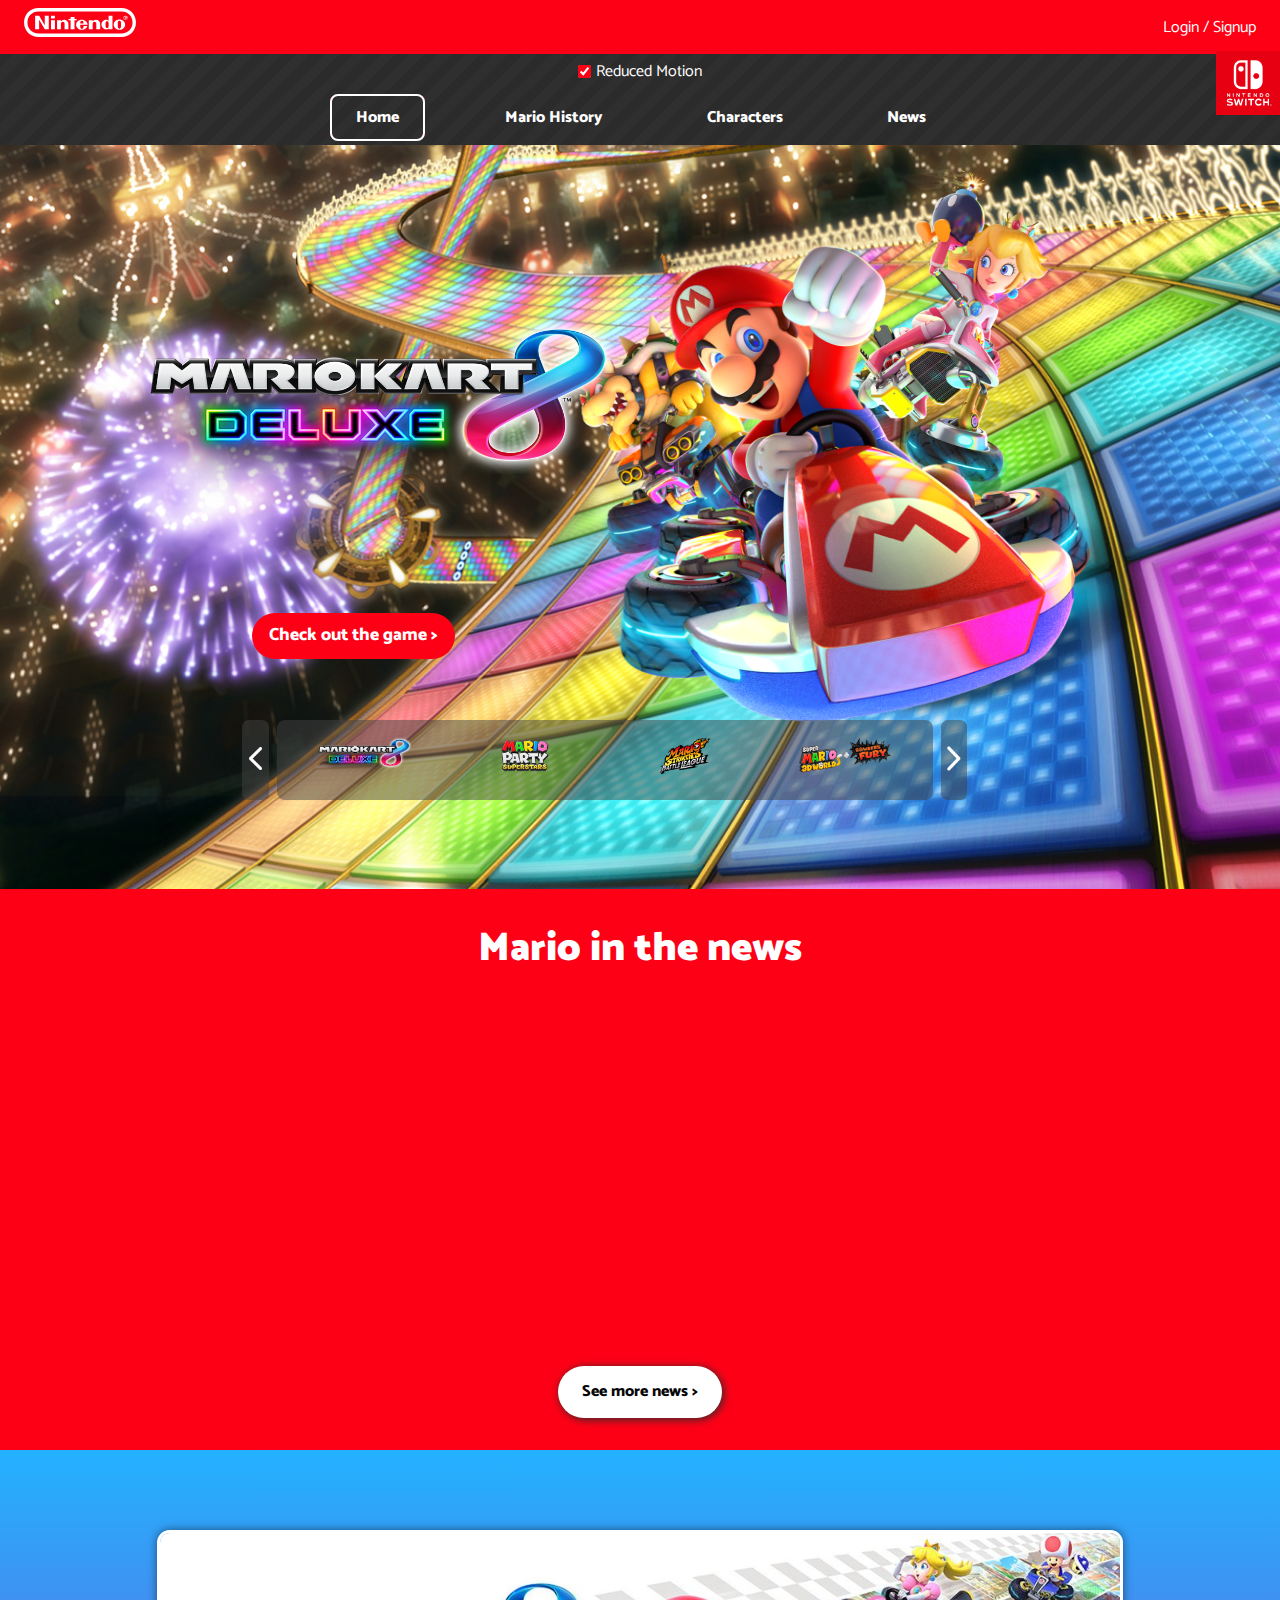
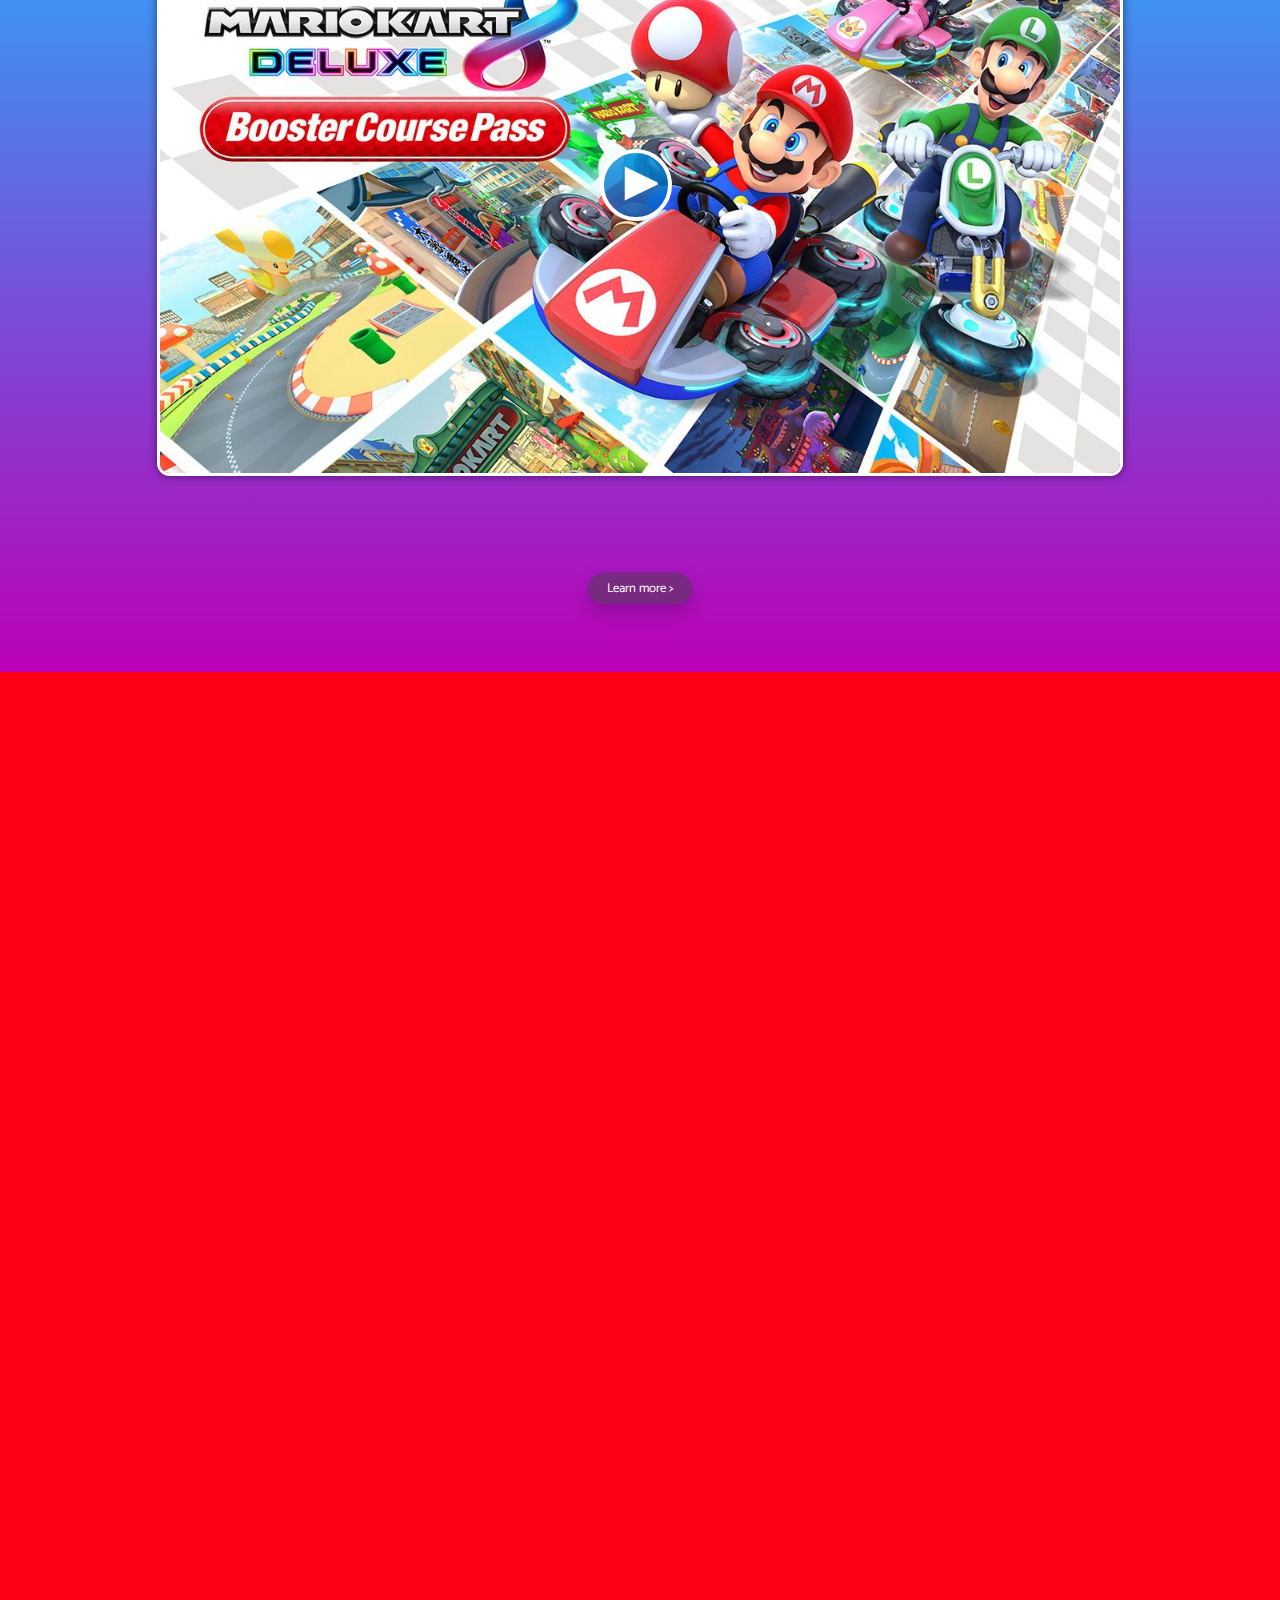
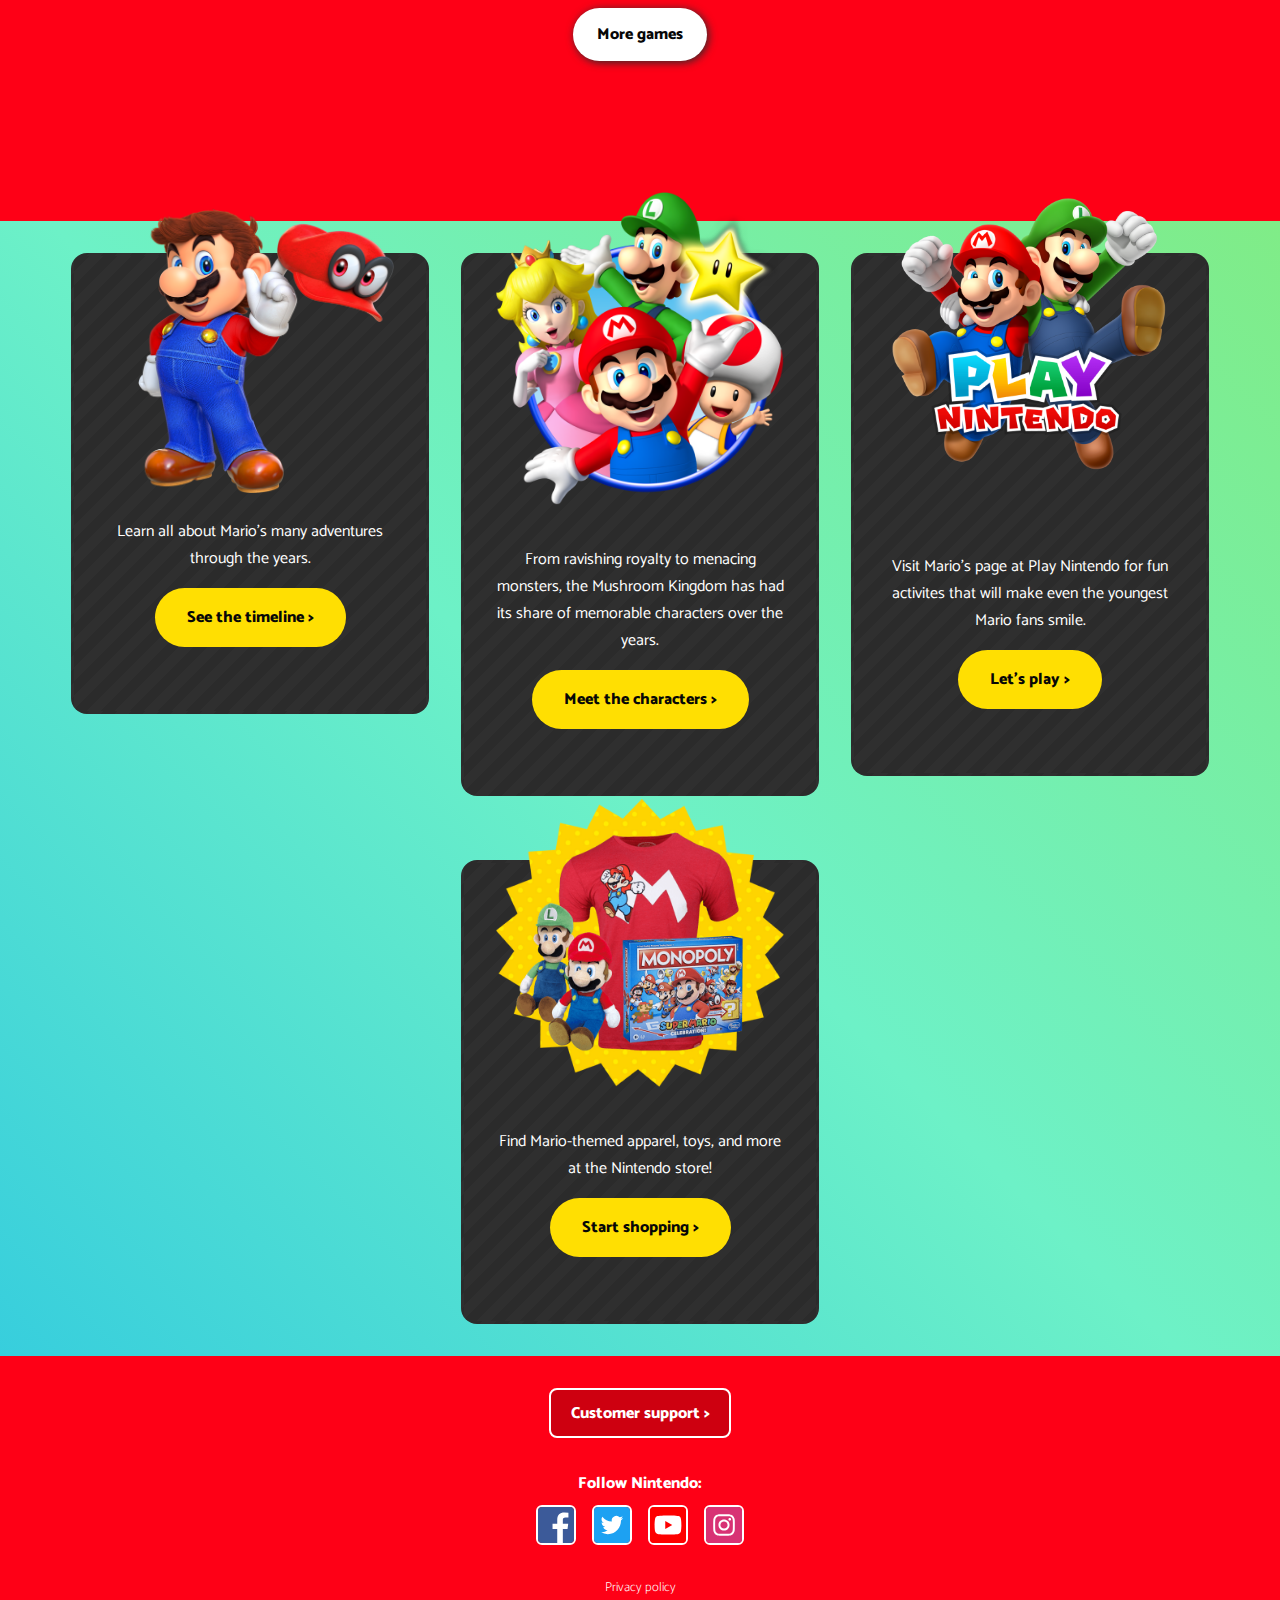
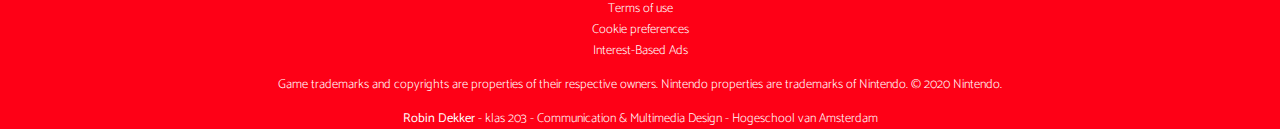
<file: index.html>
<!doctype html>
<html lang="nl">
	
<head>
	<meta charset="UTF-8">
	<meta name="author" content="jouw naam">
	<meta name="viewport" content="width=device-width, initial-scale=1">
	
	<title>Mario Nintendo</title>
	
	<link href="./styles/styles.css" rel="stylesheet">
	<link rel="icon" type="image/svg+xml" href="images/favicon.svg">
	<link rel="preconnect" href="https://fonts.googleapis.com">
	<link rel="preconnect" href="https://fonts.gstatic.com" crossorigin>
	<link href="https://fonts.googleapis.com/css2?family=Catamaran:wght@100;200;300;400;500;600;700;800;900&display=swap" rel="stylesheet">
</head>

<body>
	<h1 class="visuallyHidden">Mario Nintendo</h1>
	<script defer src="scripts/script.js"></script>
	
	<header>
		<nav>
			<ul>
				<li>
					<a href="./index.html"><img src="./mario-images/goed-nintendologo.svg" alt="Nintendo logo"></a>
				</li>
				<li>
					<a href="./index.html">Login / Signup</a>		
				</li>
				<li>
					<img src="./mario-images/switchlogo.png" alt="Nintendo Switch logo">
				</li>
			</ul>

			<div>
				<input type="checkbox" id="reducedMotion" name="reducedMotion" checked>
					<label for="reducedMotion">Reduced Motion</label>
			</div>
			
			<button type="button">Menu</button>
			<ul>
				<li>
					<a href="./index.html">Home</a>
				</li>
				<li>
					<a href="./characters.html">Mario History</a>
				</li>
				<li>
					<a href="./characters.html">Characters</a>
				</li>
				<li>
					<a href="./characters.html">News</a>
				</li>
			</ul>
		</nav>
	</header>


	<main>
		<section>
			<h2>Mario games</h2>
			<section>
				<img class="hidden" src="./mario-images/mariokartlogo.png" alt="">
				<img class="hidden" src="./mario-images/kartmario.png" alt="Mario">
				<img class="hidden" src="./mario-images/kartbowser.png" alt="Bowser">
				<img class="hidden" src="./mario-images/kartpeach.png" alt="Peach">
			</section>

			<article class="hidden"> 
				<button type="button"><img src="./mario-images/arrow.png" alt=""></button>
				<ul>
					<li>
						<a href=""><img src="./mario-images/mariokartlogoklein.png" alt="Mario Kart 8 Deluxe logo"></a>
					</li>
					<li>
						<a href=""><img src="./mario-images/mariopartylogo.png" alt="Mario Party logo"></a>
					</li>
					<li>
						<a href=""><img src="./mario-images/mariostrikerslogo.png" alt="Mario Strikers Battle League logo"></a>
					</li>
					<li>
						<a href=""><img src="./mario-images/mario3dworldlogo.png" alt="Super Mario 3D World + Bowser's Fury logo"></a>
					</li>
				</ul>
				<button type="button"><img src="./mario-images/arrow.png" alt=""></button>

				<a href="">Check out the game  ></a>
			</article>
		</section>

		<section>
			<h2>Mario in the news</h2>
			<ul class="hidden">
				<li>
					<a href=""> 
						<img src="./mario-images/marionews1.png" alt="Mario Kart Deluxe booster course pass">
						<time datetime="2022-11-17">17.11.22</time>
						<p>Have a wild time with the Animal Tour, happening now</p>
					</a>
				</li>
				<li>
					<a href="">
						<img src="./mario-images/marionews2.png" alt="Mario Kart animal tour">
						<time datetime="2022-11-02">02.11.22</time>
						<p>The Autumn Tour brings a bounty of kart-racing fun</p>
					</a>
				</li>
				<li>
					<a href="">
						<img src="./mario-images/marionews3.png" alt="Mario Kart autumn tour">
						<time datetime="2022-10-19">19.10.22</time>
						<p>Dress up your Mii and get ghastly with the Halloween Tour</p>
					</a>
				</li>
			</ul>
			<a href="">See more news > </a>
		</section>

		
		<article>
			<div><button type="button"></button></div>
			<img src="./mario-images/video.jpeg" alt="">
			<h3 class="hidden">Mario Kart 8 Deluxe - Booster Course Pass</h3>
			<p class="hidden">48 remastered courses are racing to the Mario Kart 8 Deluxe Game as paid DLC!</p>
			<a href="">Learn more > </a>
		</article>

		<section>
			<h2 class="hidden">Featured<br>products</h2>
			<ul>
				<li class="hidden">
					<img src="./mario-images/productstrikers.jpeg" alt="Mario Strikers">
					<h3>Mario Strikers™ Battle League</h3>
					<p>Tackle, pass, and score in Strike, a 5-on-5 sport where anything goes!</p>
				</li>
				<li class="hidden">
					<img src="./mario-images/productparty.jpeg" alt="Mario Party">
					<h3>Mario Party™ Superstars</h3>
					<p>Calling all superstars! Mario Party™ is back with 5 classic boards from the Nintendo 64™ Mario Party games.</p>
				</li>
				<li class="hidden">
					<img src="./mario-images/productgolf.jpeg" alt="Mario Golf">
					<h3>Mario Golf™: Super Rush</h3>
					<p>Tee off with family and friends in this content-packed Mario Golf game.</p>
				</li>
				<li class="hidden">
					<img src="./mario-images/featuredproitem4.jpeg" alt="Mario Golf">
					<h3>Super Mario™ 3D World + Bowser's Fury</h3>
					<p>Enjoy 2 Mario adventures in one—a platformer with lively multiplayer + a bonus adventure..</p>
				</li>
			</ul>

			<a href="">More games</a>
		</section>

		<section>
			<ul>
				<li>
					<img src="./mario-images/marioyears.png" alt="">
					<div>
						<p>Learn all about Mario's many adventures through the years.</p>
						<a href="">See the timeline > </a>
					</div>
				</li>
				<li>
					<img src="./mario-images/mariocharacters.png" alt="">
					<div>
						<p>From ravishing royalty to menacing monsters, the Mushroom Kingdom has had its share of memorable characters over the years.</p>
						<a href="">Meet the characters > </a>
					</div>
				</li>
				<li>
					<div>
						<img src="./mario-images/characters.png" alt="">
						<img src="./mario-images/logo.png" alt="">
					</div>
					<div>
						<p>Visit Mario's page at Play Nintendo for fun activites that will make even the youngest Mario fans smile.</p>
						<a href="">Let's play > </a>
					</div>
				</li>
				<li>
					<img src="./mario-images/mariomerch.png" alt="">
					<div>
						<p>Find Mario-themed apparel, toys, and more at the Nintendo store!</p>
						<a href="">Start shopping > </a>
					</div>
				</li>
			</ul>
		</section>

		

	</main>


	<footer>
		<a href="">Customer support > </a>

		<p>Follow Nintendo:</p>
		<ul>
			<li>
				<a href=""><img src="./mario-images/facebook.svg" alt="Facebook link"></a>
			</li>
			<li>
				<a href=""><img src="./mario-images/twitter.svg" alt="Twitter link"></a>
			</li>
			<li>
				<a href=""><img src="./mario-images/youtube.svg" alt="Youtube link"></a>
			</li>
			<li>
				<a href=""><img src="./mario-images/instagram.svg" alt="Instagram link"></a>
			</li>
		</ul>

		<nav>
			<ul>
				<li>Privacy policy</li>
				<li>Terms of use</li>
				<li>Cookie preferences</li>
				<li>Interest-Based Ads</li>
			</ul>
		</nav>

		<p>Game trademarks and copyrights are properties of their respective owners. Nintendo properties are trademarks of Nintendo. © 2020 Nintendo.</p>
		<p><strong>Robin Dekker</strong> - klas 203 - Communication & Multimedia Design - Hogeschool van Amsterdam</p>
	</footer>

</body>
	
</html>
</file>
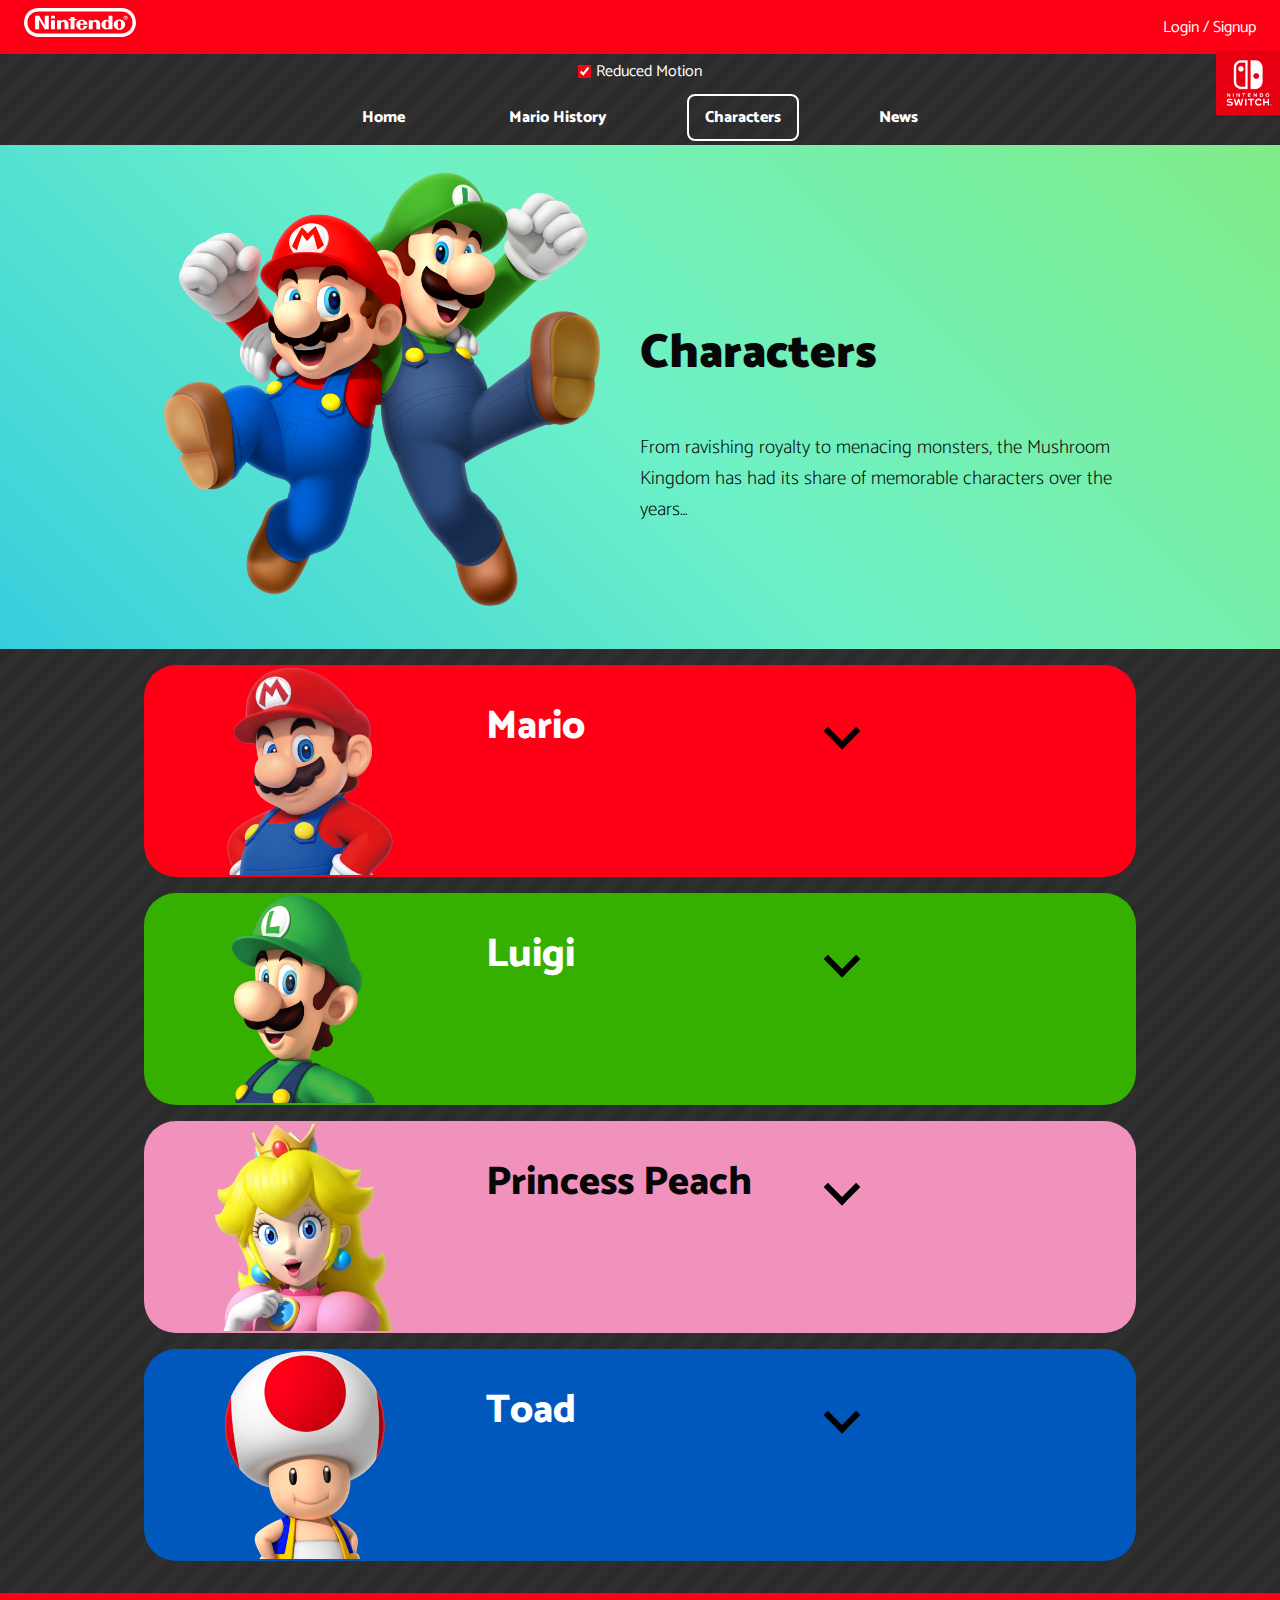
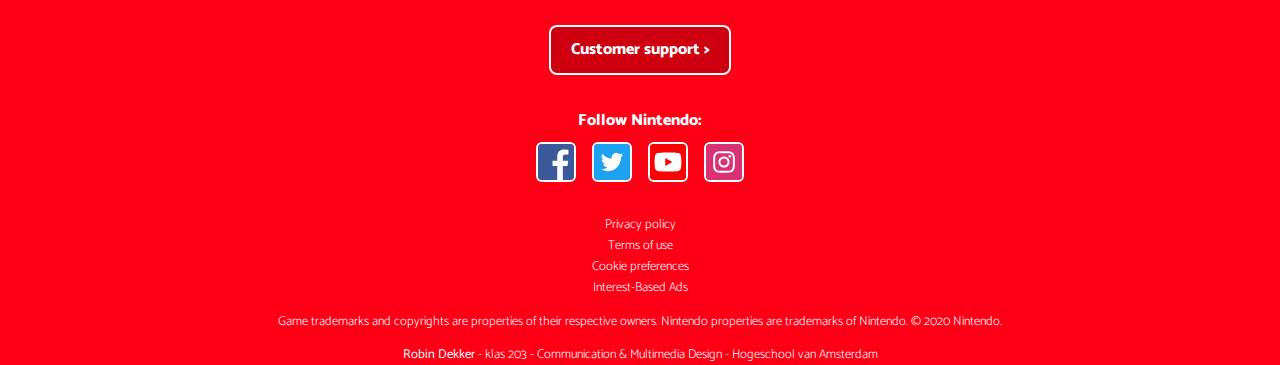
<file: characters.html>
<!doctype html>
<html lang="nl">

<head>
    <meta charset="UTF-8">
    <meta name="author" content="jouw naam">
    <meta name="viewport" content="width=device-width, initial-scale=1">

    <title>Mario Nintendo</title>

    <link href="./styles/styles.css" rel="stylesheet">
    <link rel="icon" type="image/svg+xml" href="images/favicon.svg">
    <link rel="preconnect" href="https://fonts.googleapis.com">
    <link rel="preconnect" href="https://fonts.gstatic.com" crossorigin>
    <link
        href="https://fonts.googleapis.com/css2?family=Catamaran:wght@100;200;300;400;500;600;700;800;900&display=swap"
        rel="stylesheet">
</head>

<body class="characters">
    <script defer src="scripts/script.js"></script>

    <header>
		<nav>
			<ul>
				<li>
					<a href="./index.html"><img src="./mario-images/goed-nintendologo.svg" alt="Nintendo logo"></a>
				</li>
				<li>
					<a href="./index.html">Login / Signup</a>		
				</li>
				<li>
					<img src="./mario-images/switchlogo.png" alt="Nintendo Switch logo">
				</li>
			</ul>

			<div>
				<input type="checkbox" id="reducedMotion" name="reducedMotion" checked>
					<label for="reducedMotion">Reduced Motion</label>
			</div>
			
			<button type="button">Menu</button>
			<ul>
				<li>
					<a href="./index.html">Home</a>
				</li>
				<li>
					<a href="./characters.html">Mario History</a>
				</li>
				<li>
					<a href="./characters.html">Characters</a>
				</li>
				<li>
					<a href="./characters.html">News</a>
				</li>
			</ul>
		</nav>
	</header>


    <main>
        <section>
            <h1 class="hidden">Characters</h1>
            <p class="hidden">From ravishing royalty to menacing monsters, the Mushroom Kingdom has had its share of memorable
                characters over the years…</p>
            <img class="hidden" src="./mario-images/characters.png" alt="">
        </section>

        <ul>
            <li>
                <h2>Mario</h2>
                <button></button>
                
                <div>
                    <p>The main hero of the Mushroom Kingdom. Mario is always bright and cheerful and instantly recognizable with his blue overalls, red cap, and trademark moustache. <br>He's a trusted friend of Princess Peach, and he and his brother Luigi are known across the land for their acts of bravery.<br>Mario excels at sports including tennis, golf, baseball, soccer, and even kart racing. He's good at all of them! He's a plumber by profession but is really a jack of all trades.<br>He uses his masterful jumping ability and a variety of power-ups to take on his archrival, Bowser.</p>
                    <ul>
                        <li>Sound 1</li>
                        <li>Sound 2</li>
                        <li>Sound 3</li>
                    </ul>
                </div>

                <img src="./mario-images/mariomario.png" alt="Mario">

            </li>

            <li>
                <img src="./mario-images/luigi.png" alt="Luigi">
                <h2>Luigi</h2>
                <button></button>
                <div>
                    <p>Mario's brother and fellow hero of the Mushroom Kingdom. Luigi is instantly recognizable in his
                        trademark green hat and green shirt. <br>Luigi is kind but can be a bit nervous, especially around
                        ghosts. However, his abilities are on par with Mario's, so when these brothers team up, there's
                        nothing they can't achieve.<br>Luigi is taller and can jump higher than Mario. If you look closely,
                        you may also notice that the shape of his moustache is a bit different as well.</p>
                    <ul>
                        <li>Sound 1</li>
                        <li>Sound 2</li>
                        <li>Sound 3</li>
                    </ul>
                </div>
            </li>

            <li>
                <img src="./mario-images/peach.png" alt="Princess Peach">
                <h2>Princess Peach</h2>
                <button></button>
                <div>
                    <p>The beloved princess of the Mushroom Kingdom. She's extremely kind and is always working to create a
                        world where everyone can live together happily. Her signature pink dress is quite
                        lovely.<br>Princess Peach is always game for a variety of sports, and also enjoys baking and
                        cooking.<br>Princess Peach and Mario are good friends and help each other out whenever they can.
                    </p>
                    <ul>
                        <li>Sound 1</li>
                        <li>Sound 2</li>
                        <li>Sound 3</li>
                    </ul>
                </div>
            </li>

            <li>
                <img src="./mario-images/toad.png" alt="Toad">
                <h2>Toad</h2>
                <button></button>
                <div>
                    <p>A resident of the Mushroom Kingdom who works in service of Princess Peach. Toad has red spots on his
                        head, though others of his kind come in a variety of colors.<br>Toad is very cheerful and loyal. He
                        does his best to help Mario and Luigi in their efforts to protect the Mushroom Kingdom from Bowser,
                        even if he ends endangering himself in the process.
                    </p>
                    <ul>
                        <li>Sound 1</li>
                        <li>Sound 2</li>
                        <li>Sound 3</li>
                    </ul>
                </div>
            </li>
        </ul>




    </main>


    <footer>
		<a href="">Customer support > </a>

		<p>Follow Nintendo:</p>
		<ul>
			<li>
				<a href=""><img src="./mario-images/facebook.svg" alt="Facebook link"></a>
			</li>
			<li>
				<a href=""><img src="./mario-images/twitter.svg" alt="Twitter link"></a>
			</li>
			<li>
				<a href=""><img src="./mario-images/youtube.svg" alt="Youtube link"></a>
			</li>
			<li>
				<a href=""><img src="./mario-images/instagram.svg" alt="Instagram link"></a>
			</li>
		</ul>

		<nav>
			<ul>
				<li>Privacy policy</li>
				<li>Terms of use</li>
				<li>Cookie preferences</li>
				<li>Interest-Based Ads</li>
			</ul>
		</nav>

		<p>Game trademarks and copyrights are properties of their respective owners. Nintendo properties are trademarks of Nintendo. © 2020 Nintendo.</p>
		<p><strong>Robin Dekker</strong> - klas 203 - Communication & Multimedia Design - Hogeschool van Amsterdam</p>
	</footer>


</body>

</html>
</file>
<file: styles/styles.css>
/*********************/
/* CUSTOM PROPERTIES */
/*********************/
:root {
	--text-color:#FFFFFF;
    --text-font:font-family: 'Catamaran', sans-serif;
    --text-color-dark: #070707;
    --background-color-dark: #2b2b2b;
    --focus-color: #ffea48;

    --background-color-white: #FFFFFF;
    
    --background-color: #FE0016;
    --background-luigi: #35b000;
    --background-peach: #f192bd;
    --background-toad: #0058bc;
    --background-color-gray: rgba(65, 65, 65, 0.5);
    --background-color-striped: repeating-linear-gradient(
        -45deg,
        #2b2b2b,
        #2b2b2b 10px,
        #2f2f2f 10px,
        #2f2f2f 20px
        );    

    --gradient-blue-lime: linear-gradient(225deg,#80ec87,#6df1c7 51%,#37cedd);
    --gradient-blue-purple: linear-gradient(0deg,#bc00b7,#23b2ff);

    --color-blue: linear-gradient(
        180deg,rgba(0,145,223,.8) 
        2%,rgba(0,88,188,.8) 99%);
    --color-yellow: #ffdf02;
}

*{
    margin: 0;
    list-style: none;
}

body{
    color: var(--text-color);
    background-color: #adadad;
    font-family: 'Catamaran', sans-serif;
    text-decoration: none;
}

a{
    text-decoration: none;
    color: var(--text-color);
}

a:focus{
    border: solid 5px var(--focus-color);
}



/*********************/
/* HEADER */
/*********************/
.visuallyHidden{
    clip: rect(0 0 0 0); 
    clip-path: inset(50%);
    height: 1px;
    overflow: hidden;
    position: absolute;
    white-space: nowrap; 
    width: 1px;
}

header nav ul:first-of-type{
    display: flex;
    flex-wrap: wrap;
    position: relative;
    padding: 0 1em;

    justify-content: space-between;
    align-items: center;

    list-style: none;
    background-color: var(--background-color); 
}

header nav ul:first-of-type li{
    padding: 0.5em;
    min-width: max-content;
    justify-content: center;
    text-align: center;
}

header nav ul:first-of-type li a{
    display:block;
    width: max-content;
    justify-content: center;
    align-items: center;
    
}

header nav ul:first-of-type li a:focus-within{
    border: solid 4px var(--text-color);
}

header nav div{
    display: flex;
    flex-grow: 1;
    background: var(--background-color-striped);
    height: 2.2em;
    
    justify-content: center;
    align-items: center;
    gap: 0.3em;
}

header nav ul:first-of-type li:last-of-type{
    position: absolute;
    right: 0;
    top: 3.2em;
    padding: 0;
    z-index: 2;
}

nav ul li img:first-of-type{
    width: 4em;
    z-index: 100;
}

nav ul li a img:first-child{
    width: 7em;
}

header nav ul li:nth-of-type(2){
    transition: 0.5s;
}

header nav ul:first-of-type li:nth-of-type(2):hover{
    background-color: #9e0000;
    border-radius: 0.5em;
}

/*********************/
/* NAV + MENU BUTTON */
/*********************/
header{
    position: sticky;
    top:0;
    z-index: 99;
}

nav #reducedMotion{
    accent-color: var(--background-color);
}

header nav ul:nth-of-type(2){
    display: flex;
    justify-content: flex-start;
    flex-direction: column;
    align-items:center;

    background: var(--background-color-striped);
    list-style: none;
    padding: 2em 0;
    gap: 0.5em;

    position: absolute;
    transition: 1s;
    transform: translateX(-100%);

    left: 0;
    right: 0;
    height: calc(100vh - 100px);
    
}

header nav ul:nth-of-type(2).navAnders, header nav ul:nth-of-type(2):focus-within{
   transform: translateX(0);
}

header nav ul:nth-of-type(2) li{
    padding: 1em 1.5em;
    font-weight: 800;
    
}

header nav ul:nth-of-type(2) li:active{
    border: solid 2px var(--text-color);
    border-radius: 0.5em;
    padding: 1em;
    background-color: var(--background-color);
}

header nav ul:nth-of-type(2) li a:focus-within{
    padding: 0.5em 1em;
    border: solid 4px var(--focus-color);
    border-radius: 0.8em;
    padding: 0.5em 1em;
}

header nav button{
    background: var(--background-color-striped);
    color: var(--text-color);
    padding: 1em 1.5em;
    font-weight: 800;
    width: max-content;

    margin: 1em 0 0 1em;

    border: solid 2px var(--text-color);
    border-radius: 0.5em;

    position: absolute;
    z-index: 100;
}

header nav button:focus-within{
    background: var(--background-color);
}

@media (min-width: 1024px){
    header nav ul:nth-of-type(2){
        transform: translateX(0);

        display: flex;
        flex-direction: row;
        justify-content: center;
        align-items:center;

        padding: 0;
        height: 3.5em;
    }
    
    header nav button{
        display: none;
    }

    header nav ul:nth-of-type(2) li:first-of-type a{
        border: solid 2px var(--text-color);
        border-radius: 0.5em;
        padding: .5em 1.5em;
    }

    header nav ul:nth-of-type(2) li a{
        border: solid 2px var(--background-color-striped);
        border-radius: 0.5em;
        padding: 0.5em 1.5em;

        background: linear-gradient(90deg, #FE0016 0%, #FE0016 50%, transparent 50%, transparent 100%);
	    background-size: 200% 100%;
	    background-position: 100% 0%;
	    transition: .3s;
    }

    header nav ul:nth-of-type(2) li a:hover{
        border: solid 2px var(--text-color);
        border-radius: 0.5em;
        background-position: 0% 0%;
    }

    .characters header nav ul:nth-of-type(2) li:first-of-type a:hover{
        border: solid 2px var(--text-color);
    }

}



/*********************/
/* MAIN MARIO games */
/*********************/
main section:first-of-type article{
    display: flex;
    gap: 0.5em;
    justify-content: center;
   
    position: absolute;
    z-index: 10;
    width: 92%;
    margin: 0 1em;
    top: 80%;
}

main section:first-of-type h2{
    display: none;
}

main section:nth-of-type(2) ul, main section:nth-of-type(1) ul{
    display: flex;
    overflow-x: scroll;
}

main section:nth-of-type(1) article ul{
    background-color: var(--background-color-gray);
    padding: 0.5em;
    border-radius: 0.5em;
    align-items: center;
}

main section:first-of-type article ul li img{
    width: 6em;
    padding: 0 2em;
    transition: 0.5s;
}

main section:first-of-type article ul li img:hover{
    transform: scale(1.5);
}

main section article button{
    width: 2em;
    height: 6em;
    background-color: var(--background-color-gray);
    border: none;
    border-radius: 0.5em;
    
}

main section article button img{
    width: 1em;
}

main section article button:nth-of-type(2) img{
    transform: rotate(180deg);
}

main section:first-of-type article > a{
    position: absolute;
}

main section:first-of-type article > a:first-of-type{
    background-color: var(--background-color);
    font-weight: 800;
    font-size: 0.8em;
    padding: 0.5em 1em;
    border-radius: 5em;

    position: absolute;
    bottom: 7em;
    left: 50%;
    
    
    z-index: 10;
    transition: 0.5s;
}

main section:first-of-type article > a:first-of-type:hover{
    transform: scale(1.1);
}

main section:first-of-type article ul li a{
    display: block;
}


@media (min-width: 1024px){
    main section:first-of-type article ul li img{
        width: 6em;
    }

    main section:first-of-type article > a:first-of-type{
        font-size: 1.1em;
        position: absolute;
        bottom: 8em;
        left: 20%;
    }
}

@media (min-width:1440px){
    main section:first-of-type article ul li img{
        width: 10em;
    }

    main section:first-of-type article > a{
        font-size: 2em;
    }

    main section:first-of-type article > a:first-of-type{
        font-size: 1.2em;
        position: absolute;
        bottom: 10em;
        left: 20%;
    }

}



/*********************/
/* Mario games IMAGES OVER ELKAAR */
/*********************/

main section:first-of-type section{
    position: relative;
    background-image: url(../mario-images/kartbackground.jpg);
    background-repeat: no-repeat;
    background-position: center;
    background-size:cover;
    height: calc(100vh - 100px);
}

main section:first-of-type section img:first-of-type{
    width: 20em;
    position: absolute;
    z-index: 10;
    top: 15%;
    left: 50%;
    transform:translate(-50%, -50%);
}

main section:first-of-type section img:nth-of-type(2){
    width: 25em;
    position: absolute;
    z-index: 9;
    top: 60%;
    left: 50%;
    transform:translate(-40%, -50%);
}

main section:first-of-type section img:nth-of-type(3){
    width: 13em;
    position: absolute;
    top: 14em;
    left: 1em;
}

main section:first-of-type section img:nth-of-type(4){
    width:17em;
    position: absolute;
    top: 4em;
    right: 0%;
    
}

@media (min-width:500px){
    main section:first-of-type section img:nth-of-type(3){
      left:6em  
    }

    main section:first-of-type section img:nth-of-type(4){
        right: 4em;
    }
}

@media (min-width:600px){
    main section:first-of-type section img:nth-of-type(3){
      left:8em  
    }

    main section:first-of-type section img:nth-of-type(4){
        right: 6em;
    }
}

@media (min-width:768px){
    main section:first-of-type section img:nth-of-type(3){
      left:13em  
    }

    main section:first-of-type section img:nth-of-type(4){
        right: 11em;
    }
}

@media (min-width:1024px){
    main section:first-of-type section img:first-of-type{
        width: 20em;
        top: 35%;
        left: 30%;
    }

    main section:first-of-type section img:nth-of-type(2){
        width: 25em;
        top: 55%;
        left: 63%;

    }

    main section:first-of-type section img:nth-of-type(3){
        width: 12em;
        top: 12em;
        left: 45%;
    }

    main section:first-of-type section img:nth-of-type(4){
        width:12em;
        top: 7em;
        right: 18%;
        
    }
}

@media (min-width:1140px){
    main section:first-of-type section img:first-of-type{
        width: 30em;
        top: 35%;
        left: 30%;
    }

    main section:first-of-type section img:nth-of-type(2){
        width: 38em;
        top: 55%;
        left: 63%;

    }

    main section:first-of-type section img:nth-of-type(3){
        width: 18em;
        top: 14em;
        left: 45%;
    }

    main section:first-of-type section img:nth-of-type(4){
        width:20em;
        top: 5em;
        right: 18%;
        
    }
}



/*********************/
/* Mario in the news */
/*********************/
h2{
    font-size: 2.5em;
    font-weight: 900;
    flex-grow: 1;
    line-height: 1em;
    margin: 1em 0 1em 0;
}

section:nth-of-type(2){
    display: flex;
    flex-direction: column;
    align-items: center;
    background-color: var(--background-color);
    padding-bottom: 2em;
    
}

section:nth-of-type(2) ul{
    padding: 0 0.5em;
    gap: 0.5em;
    align-self: flex-start;
    max-width: calc(100vw - 2em);
    
}

section:nth-of-type(2) ul li{
    background: var(--background-color-striped);
    padding: 1em;
    border-radius: 1em;
    font-weight: 800;

    border: solid transparent 3px;
    transition: 0.5s;
}

section:nth-of-type(2) ul li:hover{
    border: solid 3px var(--text-color);
}

section:nth-of-type(2) ul li a{
    display: flex;
    flex-direction: column;
    min-width: 14em;
}

section:nth-of-type(2) img{
    width: 100%;
    border-radius: 0.3em;
}

section:nth-of-type(2)>a, section:nth-of-type(3)>a{
    background-color: var(--background-color-white);
    color: var(--text-color-dark);
    font-weight: 800;
    box-shadow: #2b2b2b 0.1em 0.1em 0.5em;

    padding: 0.8em 1.5em;
    border-radius: 5em;
    flex-grow: 1;
    max-width: max-content;
    margin-top: 2em;
    z-index: 5;
}

section:nth-of-type(2)>a:hover, section:nth-of-type(3)>a:hover{
    background-color: var(--background-color-dark);
    color: var(--text-color);
    border: solid 1px var(--text-color);
    transition: 0.5s;
}

@media (min-width:1024px){
    section:nth-of-type(2) ul{
        max-width: calc(100vw - 5em);
        align-self: center;
    }

    section:nth-of-type(2) ul li{
        max-width: 24em;
    }
}


/*********************/
/* VIDEO */
/*********************/
main > article:first-of-type{
    text-align: center;
    position: relative;

    background: var(--gradient-blue-purple);
    padding: 5em 0 1em 0;
}

main > article:first-of-type img{
    border-radius: 0.8em;
    border: solid var(--text-color);
    width: 75%;
    box-shadow: 0 0 10px rgb(0 0 0 / 50%);
}

article:first-of-type h3{
    font-size: 0.9em;
    font-weight: 800;
    padding: 0.5em 0;
}

article:first-of-type p{
    font-size: 1em;
    line-height: 1.5em;
}

main > article:first-of-type a{
    background-color: var(--background-color-gray);
    border-radius: 5em;
    width: max-content;
    padding: 0.4em 1.5em;
    margin: 2em auto 4em auto;
    display: block;

    font-size: 0.8em;
    box-shadow: 0 8px 20px 0 rgb(0 0 0 / 20%)
}

/* Play button: https://css-tricks.com/making-pure-css-playpause-button/ */
main > article:first-of-type button{
    border-style: solid;
    border-radius: 0;
    
    box-sizing: border-box;
    width: 2.5em;
    height: 2.5em;

    border-width: 1.25em 0 1.25em 2.5em;
    border-color: transparent transparent transparent #ffffff;
    background-color: transparent;

    position: absolute;
    transform: translate(-25%, 40%);
}

article:first-of-type div{
    background-image: var(--color-blue);
    width: 4em;
    height: 4em;

    border-radius: 50%;
    border: solid #FFFFFF 0.3em;

    position: absolute;
    left:calc(50% - 2.5em);
    top:calc(50% - 7em);
}




/*********************/
/* Featured products */
/*********************/
main section:nth-of-type(3){
    display: flex;
    flex-direction: column;
    align-items: center;
    width: 100%;
    padding-bottom: 10em;
    justify-content: center; 
    background-color: var(--background-color);
}

main section:nth-of-type(3) ul li{
    display: flex;
    flex-direction:column;
    
    margin: 1em 0;
    padding-bottom: 2em;

    background: var(--background-color-striped);
    padding: 1em;
    border-radius: 0.5em;

    font-weight: 600;
    font-size: 0.8em;
    max-width: 40em;

    border: solid transparent 3px;
    transition: 0.5s;
}

main section:nth-of-type(3) ul li:hover{
    border: solid 3px var(--text-color);
}


section:nth-of-type(3) ul{
    padding: 0 0.5em;
    gap: 1em;
    display: flex;
    flex-wrap: wrap;
    justify-content: center;
    max-width: 1400px;
}

section:nth-of-type(3) img{
    width: 100%;
    border-radius: 0.3em;
    margin-bottom: 1em;
}

@media (min-width:1024px){
    main section:nth-of-type(3) ul li{
        max-width: 30em;
    }

    section:nth-of-type(3) ul{
        max-width: 1200px;
    }
}


/*********************/
/* navigatie onderin met plaatjes */
/*********************/
main section:nth-of-type(4){
    background: var(--gradient-blue-lime);
    padding: 2em 0;
}

main section:nth-of-type(4) ul{
    padding: 0 0.5em;
    gap: 4em 2em;

    display:flex;
    flex-wrap: wrap;
    align-content: center;
    justify-content: center;
}

main section:nth-of-type(4) ul li{
    background: var(--background-color-striped);
    padding: 1em;
    border-radius: 1em;
    text-align: center;
    position: static;
    max-width: 20em;
    height: max-content;
    border: solid transparent 3px;
    transition: 0.5s;
}

main section:nth-of-type(4) ul li:hover{
    border: solid 3px var(--text-color);
}

main section:nth-of-type(4) ul li p{
    margin: 1em;
    margin-bottom: 2em;
}

main section:nth-of-type(4) ul div{
    position: relative;
    top: -4em;
}

main section:nth-of-type(4) ul li:first-of-type img{
    width: 80%;
    position: relative;
    top: -4em;
    left: 1em;
}

main section:nth-of-type(4) ul li:nth-of-type(2) img{
    width: 90%;
    position: relative;
    top: -5em;
}

main section:nth-of-type(4) ul li:nth-of-type(3) img{
    width: 100%;
    position: relative;
    top: -2em;
}

main section:nth-of-type(4) ul li:nth-of-type(3) img:nth-of-type(2){
    width: 100%;
    position: absolute;
    top: -2.5em;
    left: 0;
}

main section:nth-of-type(4) ul li:nth-of-type(4) img{
    width: 90%;
    position: relative;
    top: -5em;
}


main section:nth-of-type(4) ul a{
    background-color: var(--color-yellow);
    color: var(--text-color-dark);
    font-weight: 800;
    padding: 1em 2em;
    border-radius: 5em;

    transition: 2s;
}

main section:nth-of-type(4) ul a:hover{
    background-color: var(--text-color);
}

@keyframes regenboogje{
    0% {
     background-position:right bottom;
   }
   100% {
     background-position: left top;
   }
 }

 main section:nth-of-type(4) ul a:hover{
    background: var(--gradient-blue-lime);
    width:3em;
    
    background-size:200% 200%;
    background-position:left bottom;

    animation-name: regenboogje;
    animation-duration: 3s;
    animation-iteration-count: infinite;
    animation-timing-function: linear;
}




/*********************/
/* FOOTER */
/*********************/
footer{
    background-color: var(--background-color);
    display: flex;
    flex-direction: column;
    align-items: center;
   
}

footer > a{
    font-weight: 800;
    border: solid 2px var(--text-color);
    padding: 0.6em 1.2em;
    border-radius: 0.5em;
    background-color: #ce0010;

    margin: 2em;
    transition: 0.5s;
}

footer > a:hover{
    background-color: var(--text-color);
    color: var(--background-color);
}

footer ul:first-of-type{
    display: flex;
    padding-left: 0;
    justify-content: space-around;
    align-content: space-around;

}

footer p:first-of-type{
    font-weight: 800;
    font-size: 1em;
}

footer nav ul{
    display: flex;
    flex-direction: column;
    text-align: center;
    padding: 0;
    font-weight: 200;
    font-size: 0.8em;
    
}

footer ul li{
    padding: 0;
}

footer li a img{
    border: solid 2px var(--text-color);
    border-radius: 6px;
    margin: 0.5em 0.5em 2em 0.5em;
    height: 100%;
}

footer ul li a{
    display: flex;
    justify-content: space-between;
}

footer p:nth-of-type(2), footer p:nth-of-type(3){
    font-weight: 200;
    font-size: 0.8em;
    text-align: center;
    margin-top: 1em;
}





/*************************************************************/
/********************* PAGINA 2!!!! *********************/
/*************************************************************/
.characters main{
    background: var(--background-color-striped);
}

/*********************/
/* TITEL */
/*********************/
.characters header nav ul:nth-of-type(2) li:nth-of-type(3) a{
    border: solid 2px var(--text-color);
    padding: 0.5em 1em;
}

.characters header nav ul:nth-of-type(2) li:nth-of-type(1) a{
    border: transparent;
}

.characters main section:first-of-type{
    display: flex;
    flex-direction: column;
    align-items: center;
    background: var(--gradient-blue-lime);

    color: var(--text-color-dark);
}

.characters main section:first-of-type h1{
    display: block;
    font-weight: 900;
    font-size: 3em;
    margin: 1.5em 1em 0 1em;
}

.characters main section:first-of-type p{
    text-align: center;
    font-weight: 200;
}

.characters main section:first-of-type img{
    width: 80%;
}

@media (min-width:768px){
    .characters main section:first-of-type img{
        width: 50%;
    }
}

@media (min-width:1024px){
    .characters main section:first-of-type{
        display: grid;
        grid-template-columns: 1fr 1fr;
        grid-template-rows: 1fr 1fr;
        margin-top: 3em;
    }

    .characters main section:first-of-type img{
        width: 80%;
        grid-row: 1/3;
        grid-column: 1/2;
        align-self: flex-end;
        justify-self: right;
    }

    .characters main section:first-of-type h1{
       grid-row: 1/2;
       grid-column: 2/3;
       font-size: 3em;
       margin: 0;
       align-self: flex-end;

    }
    
    .characters main section:first-of-type p{
        grid-row: 2/3;
        grid-column: 2/3;
        font-size: 1.2em;
        text-align: start;
        margin: 2em 6em 0 0;
        align-self: flex-start;
    }
}

@media (min-width:1440px){
    .characters main section:first-of-type{
        display: grid;
        grid-template-columns: 1fr 1fr;
        grid-template-rows: 1fr 1fr;
        margin-top: 3em;
    }

    .characters main section:first-of-type img{
        width: 80%;
        grid-row: 1/3;
        grid-column: 1/2;
        align-self: flex-end;
        justify-self: right;
    }

    .characters main section:first-of-type h1{
       grid-row: 1/2;
       grid-column: 2/3;
       font-size: 4em;
       margin: 0;
       align-self: flex-end;

    }
    
    .characters main section:first-of-type p{
        grid-row: 2/3;
        grid-column: 2/3;
        font-size: 1.5em;
        text-align: start;
        margin: 2em 6em 0 0;
        align-self: flex-start;
    }
}


/*********************/
/* CHARACTERS */
/*********************/
.characters main > ul{
    padding: 1em;
}

.characters main > ul > li{
    border-radius: 2em;
    border: solid 2px transparent;
    display: grid;
    grid-template-rows: repeat(4, max-content);
    grid-template-columns: 1fr 1fr;
    margin-bottom: 1em;
}

.characters main > ul > li:first-of-type{
    background-color: var(--background-color);
}

.characters main > ul > li:nth-of-type(2){
    background-color: var(--background-luigi);
}

.characters main > ul > li:nth-of-type(3){
    background-color: var(--background-peach);
    color: var(--text-color-dark);
}

.characters main > ul > li:nth-of-type(4){
    background-color: var(--background-toad);
}

.characters main > ul > li p{
    font-weight: 300;
    padding: 1em 0;
    grid-row: 2/3;
    grid-column: 1/3;
    margin: 0 1.5em;
}

.characters main ul li h2{
    grid-column: 1/2;
    grid-row: 1/2;
    
    margin: 1em 0 0 0.5em;
    align-self: start;
    justify-self: left;
}

.characters main > ul li ul{
    grid-column: 1/3;
    grid-row: 3/4;
    align-content: center;
    justify-self: center;
}

.characters main > ul li ul li{
    text-align: center;
    width: 10em;
    border-radius: 0.2em;
    border: solid 2px var(--text-color);
    margin: 1em 0;
    transition: 0.5s;
}

.characters main > ul li button{
    grid-column: 2/3;
    grid-row: 1/2;
    align-self: center;
    justify-self: right;
    margin: 1em 2em;

    padding: 10px;
    border: solid black;
    border-width: 0.5em 0.5em 0 0;
    display: inline-block;
    transform: rotate(135deg);
    background: none;
    border-radius: 0;
    
    aspect-ratio: 1/1;
    width: auto;
    height: auto;

}

.characters main ul li img{
    width: 100%;
    grid-column: 1/3;
    grid-row: 4/5;
    justify-self: center;
}

.characters main ul li div{
    display: none;
    transition: 1s;
    
}

.characters .charactersUitgeklapt{
    display: contents;
}

.characters .parentAnders{
    border: solid 2px var(--text-color);
}

.characters .pijlAnders{
    transform: rotate(-45deg);
}

.characters main ul li div ul li:hover{
    background-color: var(--text-color);
    color: var(--background-color-dark);
}


/* ff iets proberen */
@media (min-width:768px){
    .characters main ul li img{
        width: 80%;
        grid-column: 1/3;
        grid-row: 4/5;
    }
    
    .characters main ul li div{
        display: none;
        transition: 1s;
        
    }
}



@media (min-width: 1024px){
    .characters main > ul{
        margin: 0 8em;
    }

    .characters main > ul > li{
        display: grid;
        grid-template-columns: 20em 26em;
        grid-template-rows: 8em max-content;
        
    }
    
    .characters main ul li img{
        width: 100%;
        grid-row: 1/3;
        grid-column: 1/2;
        align-self: flex-end;
    }

    .characters main ul li h2{
        font-size: 2.5em;
        font-weight: 800;
        grid-row: 1/2;
        grid-column: 2/3;
    }

    .characters main ul li div{
        grid-row: 2/3;
        grid-column: 2/3;
        margin-right: 3em;
        margin-bottom: 2em;
    }

    .characters main ul li ul{
        display: flex;
        flex-direction: column;
        align-self: center;
        justify-content: space-between;
        padding-left: 0;
    }

    .characters ul li button{
        order: -1;
        align-self: flex-end;
    }
    
    .characters .charactersUitgeklapt{
        display: flex;
        flex-direction: column;
    }
 
}

@media (min-width: 1440px){
    .characters main ul li img{
        width: 130%;
    }

    .characters main > ul > li{
        display: grid;
        grid-template-columns: 30em 1fr;
    }

    .characters main ul li h2{
        font-size: 4em;
        margin-left: 0;
    }

    .characters main ul li ul{
        display: flex;
        flex-direction: row;
        margin-left: 0;
    }

    .characters main ul li p{
        margin-left: 0;
    }

    .characters main ul li ul li{
        margin-right: 1em;
    }
}





/*********************/
/* extra animaties :) */
/*********************/
.extra{
    animation-name: extra;
    animation-duration: 5s;
    background-color: #6df1c7;
    z-index: 100;
}

@keyframes extra{
    0%{
        transform: none;
    }
    100%{
        transform: rotate(360deg);
    }
}


.hidden{
    opacity: 0;
    transition: all 1s;
    transform: translateY(100%);
}

.show{
    opacity: 1;
    transform: translateY(0);
    transform: scale(1);
}

@media (prefers-reduced-motion){
    .hidden{
        transition: none;
    }
}
</file>
